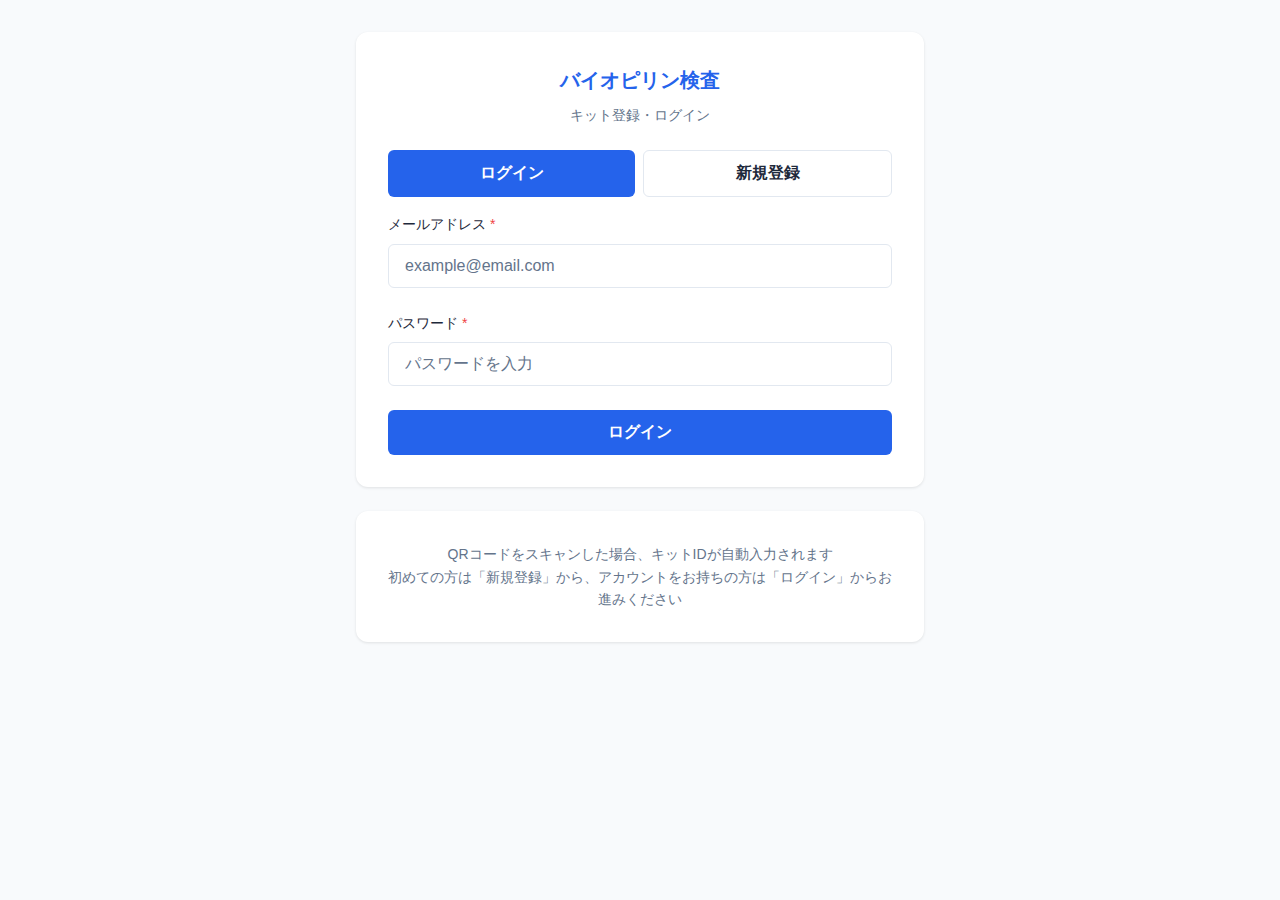
<file: index.html>
<!DOCTYPE html>
<html lang="ja">
<head>
    <meta charset="UTF-8">
    <meta name="viewport" content="width=device-width, initial-scale=1.0">
    <title>バイオピリン検査 - エントリー・ログイン</title>
    <link rel="stylesheet" href="style.css">
</head>
<body>
    <div class="container">
        <div class="card">
            <div class="card-header text-center">
                <h1 class="logo mb-2">バイオピリン検査</h1>
                <p class="card-description">キット登録・ログイン</p>
            </div>

            <!-- アラート表示エリア -->
            <div id="alertArea"></div>

            <!-- キットID表示 -->
            <div id="kitIdDisplay" class="kit-id-display hidden">
                <div class="kit-id-label">キットID</div>
                <div class="kit-id-value" id="kitIdValue">-</div>
            </div>

            <!-- ログイン/新規登録タブ -->
            <div class="tab-buttons mb-4">
                <button class="btn btn-primary" id="loginTab" onclick="switchTab('login')">ログイン</button>
                <button class="btn btn-secondary" id="registerTab" onclick="switchTab('register')">新規登録</button>
            </div>

            <!-- ログインフォーム -->
            <form id="loginForm" class="hidden">
                <div class="form-group">
                    <label class="form-label" for="loginEmail">
                        メールアドレス<span class="required">*</span>
                    </label>
                    <input
                        type="email"
                        id="loginEmail"
                        class="form-input"
                        placeholder="example@email.com"
                        required
                    >
                </div>

                <div class="form-group">
                    <label class="form-label" for="loginPassword">
                        パスワード<span class="required">*</span>
                    </label>
                    <input
                        type="password"
                        id="loginPassword"
                        class="form-input"
                        placeholder="パスワードを入力"
                        required
                    >
                </div>

                <button type="submit" class="btn btn-primary btn-full">
                    ログイン
                </button>
            </form>

            <!-- 新規登録フォーム -->
            <form id="registerForm">
                <div class="form-group">
                    <label class="form-label" for="kitId">
                        キットID<span class="required">*</span>
                    </label>
                    <input
                        type="text"
                        id="kitId"
                        class="form-input"
                        placeholder="KIT-XXXX-XXXX"
                        required
                    >
                    <div class="form-help">QRコードから自動入力されます</div>
                </div>

                <div class="form-group">
                    <label class="form-label" for="registerEmail">
                        メールアドレス<span class="required">*</span>
                    </label>
                    <input
                        type="email"
                        id="registerEmail"
                        class="form-input"
                        placeholder="example@email.com"
                        required
                    >
                </div>

                <div class="form-group">
                    <label class="form-label" for="registerPassword">
                        パスワード<span class="required">*</span>
                    </label>
                    <input
                        type="password"
                        id="registerPassword"
                        class="form-input"
                        placeholder="8文字以上のパスワード"
                        minlength="8"
                        required
                    >
                    <div class="form-help">8文字以上で設定してください</div>
                </div>

                <div class="form-group">
                    <label class="form-label" for="registerPasswordConfirm">
                        パスワード（確認）<span class="required">*</span>
                    </label>
                    <input
                        type="password"
                        id="registerPasswordConfirm"
                        class="form-input"
                        placeholder="もう一度パスワードを入力"
                        minlength="8"
                        required
                    >
                </div>

                <button type="submit" class="btn btn-primary btn-full">
                    アカウント登録してエントリー
                </button>
            </form>
        </div>

        <div class="card">
            <p class="text-sm text-center" style="color: var(--text-secondary);">
                QRコードをスキャンした場合、キットIDが自動入力されます<br>
                初めての方は「新規登録」から、アカウントをお持ちの方は「ログイン」からお進みください
            </p>
        </div>
    </div>

    <script>
        // URLパラメータからキットIDを取得
        const urlParams = new URLSearchParams(window.location.search);
        const kitIdFromUrl = urlParams.get('kitId');

        // ページ読み込み時の処理
        window.addEventListener('DOMContentLoaded', () => {
            if (kitIdFromUrl) {
                document.getElementById('kitId').value = kitIdFromUrl;
                document.getElementById('kitIdValue').textContent = kitIdFromUrl;
                document.getElementById('kitIdDisplay').classList.remove('hidden');
                switchTab('register');
            } else {
                switchTab('login');
            }
        });

        // タブ切り替え
        function switchTab(tab) {
            const loginTab = document.getElementById('loginTab');
            const registerTab = document.getElementById('registerTab');
            const loginForm = document.getElementById('loginForm');
            const registerForm = document.getElementById('registerForm');

            if (tab === 'login') {
                loginTab.classList.remove('btn-secondary');
                loginTab.classList.add('btn-primary');
                registerTab.classList.remove('btn-primary');
                registerTab.classList.add('btn-secondary');
                loginForm.classList.remove('hidden');
                registerForm.classList.add('hidden');
            } else {
                registerTab.classList.remove('btn-secondary');
                registerTab.classList.add('btn-primary');
                loginTab.classList.remove('btn-primary');
                loginTab.classList.add('btn-secondary');
                registerForm.classList.remove('hidden');
                loginForm.classList.add('hidden');
            }
        }

        // アラート表示関数
        function showAlert(message, type = 'info') {
            const alertArea = document.getElementById('alertArea');
            alertArea.innerHTML = `
                <div class="alert alert-${type}">
                    ${message}
                </div>
            `;
            setTimeout(() => {
                alertArea.innerHTML = '';
            }, 5000);
        }

        // ログインフォーム送信
        document.getElementById('loginForm').addEventListener('submit', async (e) => {
            e.preventDefault();

            const email = document.getElementById('loginEmail').value;
            const password = document.getElementById('loginPassword').value;

            try {
                // ここにGoogle Apps Script Web Appへのリクエストを実装
                const response = await fetch('https://script.google.com/macros/s/AKfycbzNgBKrP724KjBDmNgIXkRDdCLUz_-xByolyaIj2qGQ-mRqv1eLqZLNVX1ijmN2Mots/exec', {
                    method: 'POST',
                    headers: {
                        'Content-Type': 'application/json',
                    },
                    body: JSON.stringify({
                        action: 'login',
                        email: email,
                        password: password
                    })
                });

                const result = await response.json();

                if (result.success) {
                    // ログイン成功
                    sessionStorage.setItem('userEmail', email);
                    sessionStorage.setItem('kitId', result.kitId);
                    showAlert('ログインしました', 'success');

                    // マイページへリダイレクト
                    setTimeout(() => {
                        window.location.href = 'mypage.html';
                    }, 1000);
                } else {
                    showAlert(result.message || 'ログインに失敗しました', 'error');
                }
            } catch (error) {
                console.error('Error:', error);
                showAlert('通信エラーが発生しました', 'error');
            }
        });

        // 新規登録フォーム送信
        document.getElementById('registerForm').addEventListener('submit', async (e) => {
            e.preventDefault();

            const kitId = document.getElementById('kitId').value;
            const email = document.getElementById('registerEmail').value;
            const password = document.getElementById('registerPassword').value;
            const passwordConfirm = document.getElementById('registerPasswordConfirm').value;

            // パスワード確認
            if (password !== passwordConfirm) {
                showAlert('パスワードが一致しません', 'error');
                return;
            }

            try {
                // ここにGoogle Apps Script Web Appへのリクエストを実装
                const response = await fetch('https://script.google.com/macros/s/AKfycbzNgBKrP724KjBDmNgIXkRDdCLUz_-xByolyaIj2qGQ-mRqv1eLqZLNVX1ijmN2Mots/exec', {
                    method: 'POST',
                    headers: {
                        'Content-Type': 'application/json',
                    },
                    body: JSON.stringify({
                        action: 'register',
                        kitId: kitId,
                        email: email,
                        password: password
                    })
                });

                const result = await response.json();

                if (result.success) {
                    // 登録成功
                    sessionStorage.setItem('userEmail', email);
                    sessionStorage.setItem('kitId', kitId);
                    showAlert('登録が完了しました。申込フォームへ進みます', 'success');

                    // 申込フォームへリダイレクト
                    setTimeout(() => {
                        window.location.href = 'form.html';
                    }, 1500);
                } else {
                    showAlert(result.message || '登録に失敗しました', 'error');
                }
            } catch (error) {
                console.error('Error:', error);
                showAlert('通信エラーが発生しました', 'error');
            }
        });
    </script>

    <style>
        .tab-buttons {
            display: flex;
            gap: 0.5rem;
        }

        .tab-buttons .btn {
            flex: 1;
        }
    </style>
</body>
</html>
</file>
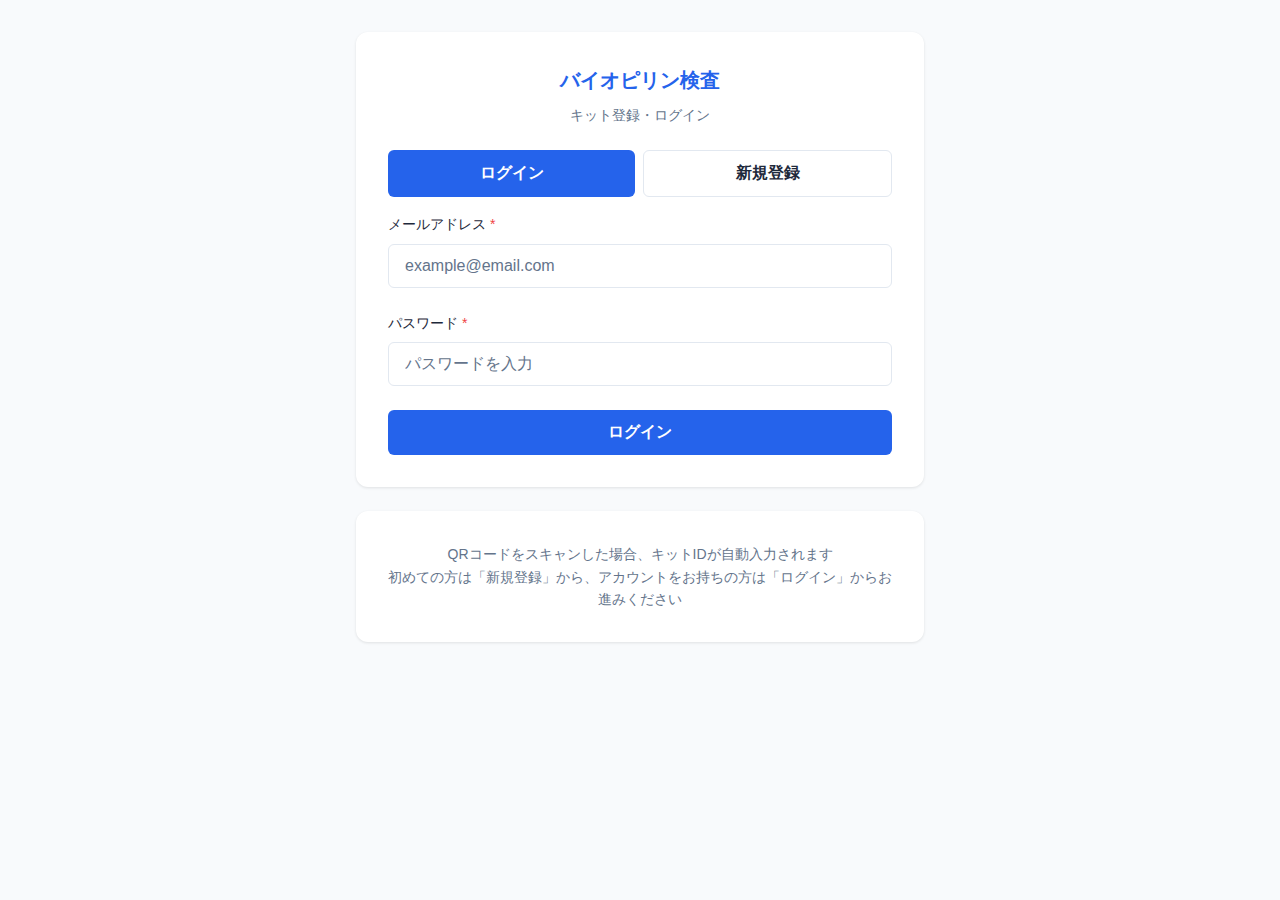
<file: complete.html>
<!DOCTYPE html>
<html lang="ja">
<head>
    <meta charset="UTF-8">
    <meta name="viewport" content="width=device-width, initial-scale=1.0">
    <title>バイオピリン検査 - 申込完了</title>
    <link rel="stylesheet" href="style.css">
</head>
<body>
    <div class="header">
        <div class="header-content">
            <div class="logo">バイオピリン検査</div>
            <button class="logout-btn" onclick="logout()">ログアウト</button>
        </div>
    </div>

    <div class="container">
        <div class="card text-center">
            <!-- 成功アイコン -->
            <div class="success-icon">
                ✓
            </div>

            <h1 class="card-title">お申し込みありがとうございます</h1>
            <p class="card-description mb-4">
                検査キットの申込が完了しました。<br>
                確認メールをお送りしましたので、ご確認ください。
            </p>

            <!-- キットID表示 -->
            <div class="kit-id-display">
                <div class="kit-id-label">キットID</div>
                <div class="kit-id-value" id="kitIdValue">-</div>
            </div>
        </div>

        <div class="card">
            <h2 style="font-size: 1.125rem; font-weight: 600; margin-bottom: 1rem;">
                今後の流れ
            </h2>

            <div style="position: relative; padding-left: 2rem;">
                <!-- タイムライン線 -->
                <div style="position: absolute; left: 0.5rem; top: 0; bottom: 0; width: 2px; background: var(--border-color);"></div>

                <!-- ステップ1 -->
                <div style="position: relative; margin-bottom: 2rem;">
                    <div style="position: absolute; left: -1.5rem; top: 0; width: 1.5rem; height: 1.5rem; background: var(--success-color); border-radius: 50%; display: flex; align-items: center; justify-content: center; color: white; font-weight: bold; font-size: 0.75rem;">
                        1
                    </div>
                    <div style="padding-top: 0.125rem;">
                        <h3 style="font-weight: 600; font-size: 1rem; margin-bottom: 0.25rem;">
                            申込完了メールの受信
                        </h3>
                        <p style="font-size: 0.875rem; color: var(--text-secondary);">
                            ご登録のメールアドレスに申込完了メールをお送りします。<br>
                            メールが届かない場合は、迷惑メールフォルダをご確認ください。
                        </p>
                    </div>
                </div>

                <!-- ステップ2 -->
                <div style="position: relative; margin-bottom: 2rem;">
                    <div style="position: absolute; left: -1.5rem; top: 0; width: 1.5rem; height: 1.5rem; background: var(--primary-color); border-radius: 50%; display: flex; align-items: center; justify-content: center; color: white; font-weight: bold; font-size: 0.75rem;">
                        2
                    </div>
                    <div style="padding-top: 0.125rem;">
                        <h3 style="font-weight: 600; font-size: 1rem; margin-bottom: 0.25rem;">
                            検査キットの発送
                        </h3>
                        <p style="font-size: 0.875rem; color: var(--text-secondary);">
                            <strong>3〜5営業日以内</strong>にご登録の住所へ検査キットを発送いたします。<br>
                            発送完了時に追跡番号をメールでお知らせします。
                        </p>
                    </div>
                </div>

                <!-- ステップ3 -->
                <div style="position: relative; margin-bottom: 2rem;">
                    <div style="position: absolute; left: -1.5rem; top: 0; width: 1.5rem; height: 1.5rem; background: var(--primary-color); border-radius: 50%; display: flex; align-items: center; justify-content: center; color: white; font-weight: bold; font-size: 0.75rem;">
                        3
                    </div>
                    <div style="padding-top: 0.125rem;">
                        <h3 style="font-weight: 600; font-size: 1rem; margin-bottom: 0.25rem;">
                            検体の採取・返送
                        </h3>
                        <p style="font-size: 0.875rem; color: var(--text-secondary);">
                            キットに同梱の説明書に従って検体を採取し、返送用封筒でご返送ください。<br>
                            ご不明な点がございましたら、サポートまでお問い合わせください。
                        </p>
                    </div>
                </div>

                <!-- ステップ4 -->
                <div style="position: relative;">
                    <div style="position: absolute; left: -1.5rem; top: 0; width: 1.5rem; height: 1.5rem; background: var(--primary-color); border-radius: 50%; display: flex; align-items: center; justify-content: center; color: white; font-weight: bold; font-size: 0.75rem;">
                        4
                    </div>
                    <div style="padding-top: 0.125rem;">
                        <h3 style="font-weight: 600; font-size: 1rem; margin-bottom: 0.25rem;">
                            検査結果の通知
                        </h3>
                        <p style="font-size: 0.875rem; color: var(--text-secondary);">
                            検体到着後、<strong>2〜3週間程度</strong>で検査が完了します。<br>
                            結果が出次第、マイページからご確認いただけます。メールでもお知らせします。
                        </p>
                    </div>
                </div>
            </div>
        </div>

        <div class="card">
            <h2 style="font-size: 1.125rem; font-weight: 600; margin-bottom: 1rem;">
                重要なお知らせ
            </h2>

            <div class="alert alert-info">
                <strong>メールをご確認ください</strong><br>
                <span id="userEmail">-</span> 宛に詳細な手順をお送りしています。
            </div>

            <ul style="list-style: none; padding: 0; margin-top: 1rem;">
                <li style="padding: 0.5rem 0; border-bottom: 1px solid var(--border-color); font-size: 0.875rem;">
                    ✓ キット発送までに住所変更がある場合は、お早めにご連絡ください
                </li>
                <li style="padding: 0.5rem 0; border-bottom: 1px solid var(--border-color); font-size: 0.875rem;">
                    ✓ 検体は採取後、できるだけ早くご返送ください
                </li>
                <li style="padding: 0.5rem 0; font-size: 0.875rem;">
                    ✓ 検査結果はマイページからいつでもご確認いただけます
                </li>
            </ul>
        </div>

        <div class="btn-group">
            <a href="mypage.html" class="btn btn-primary" style="flex: 1;">
                マイページへ
            </a>
            <button onclick="logout()" class="btn btn-secondary" style="flex: 1;">
                ログアウト
            </button>
        </div>
    </div>

    <script>
        // セッション確認
        const userEmail = sessionStorage.getItem('userEmail');
        const kitId = sessionStorage.getItem('kitId');

        if (!userEmail || !kitId) {
            alert('セッションが切れました。再度ログインしてください。');
            window.location.href = 'index.html';
        }

        // ページ読み込み時の処理
        window.addEventListener('DOMContentLoaded', () => {
            document.getElementById('kitIdValue').textContent = kitId;
            document.getElementById('userEmail').textContent = userEmail;
        });

        // ログアウト
        function logout() {
            sessionStorage.clear();
            window.location.href = 'index.html';
        }
    </script>
</body>
</html>
</file>
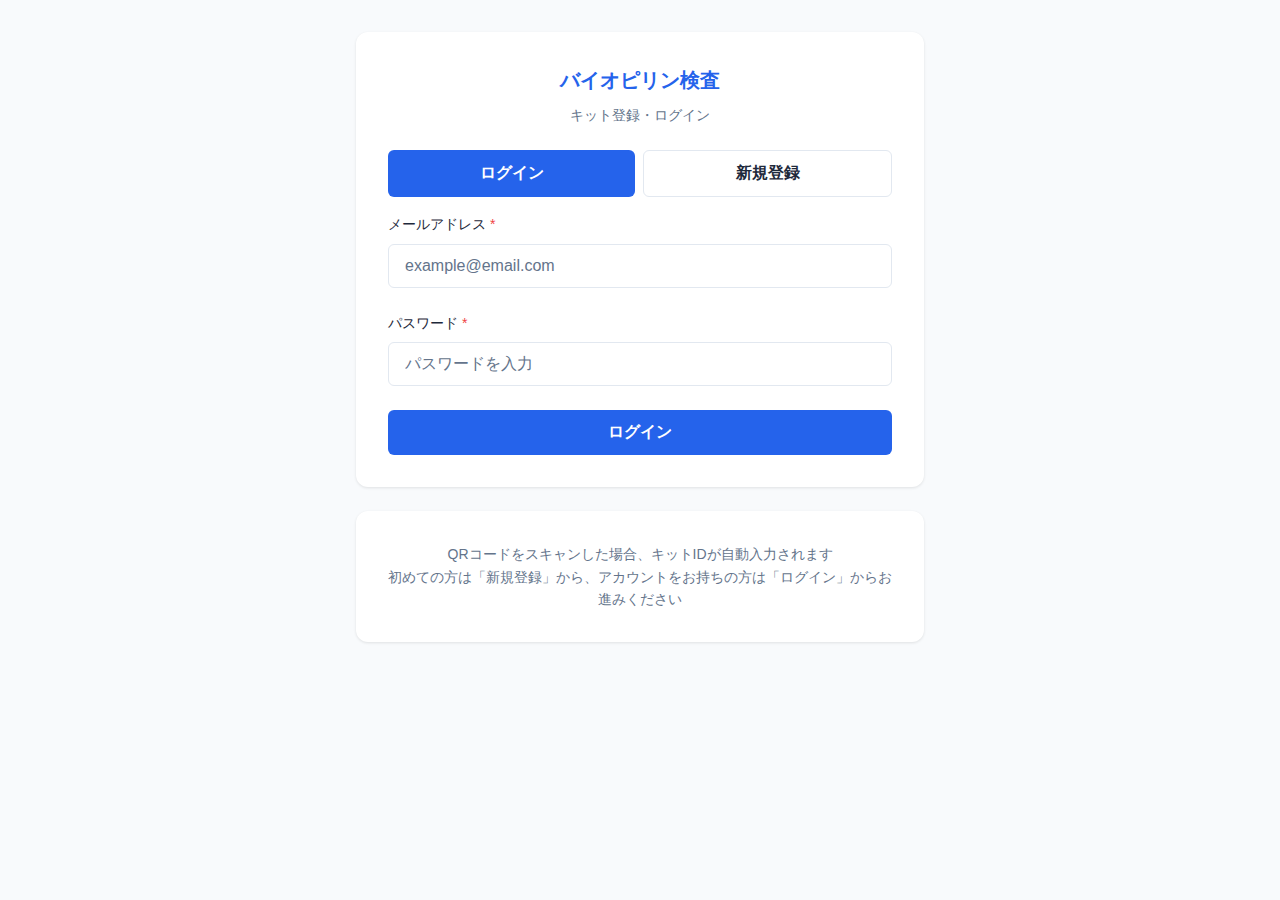
<file: form.html>
<!DOCTYPE html>
<html lang="ja">
<head>
    <meta charset="UTF-8">
    <meta name="viewport" content="width=device-width, initial-scale=1.0">
    <title>バイオピリン検査 - 申込フォーム</title>
    <link rel="stylesheet" href="style.css">
</head>
<body>
    <div class="header">
        <div class="header-content">
            <div class="logo">バイオピリン検査</div>
            <button class="logout-btn" onclick="logout()">ログアウト</button>
        </div>
    </div>

    <div class="container">
        <!-- キットID表示 -->
        <div class="kit-id-display">
            <div class="kit-id-label">キットID</div>
            <div class="kit-id-value" id="kitIdValue">-</div>
        </div>

        <div class="card">
            <div class="card-header">
                <h1 class="card-title">申込情報入力</h1>
                <p class="card-description">検査キットをお送りするための情報をご入力ください</p>
            </div>

            <!-- アラート表示エリア -->
            <div id="alertArea"></div>

            <form id="applicationForm">
                <div class="form-group">
                    <label class="form-label" for="fullName">
                        お名前<span class="required">*</span>
                    </label>
                    <input
                        type="text"
                        id="fullName"
                        class="form-input"
                        placeholder="山田 太郎"
                        required
                    >
                </div>

                <div class="form-group">
                    <label class="form-label" for="postalCode">
                        郵便番号<span class="required">*</span>
                    </label>
                    <input
                        type="text"
                        id="postalCode"
                        class="form-input"
                        placeholder="123-4567"
                        pattern="\d{3}-?\d{4}"
                        required
                    >
                    <div class="form-help">ハイフンあり・なしどちらでも可</div>
                </div>

                <div class="form-group">
                    <label class="form-label" for="address">
                        住所<span class="required">*</span>
                    </label>
                    <input
                        type="text"
                        id="address"
                        class="form-input"
                        placeholder="東京都渋谷区〇〇 1-2-3"
                        required
                    >
                    <div class="form-help">都道府県から建物名・部屋番号までご入力ください</div>
                </div>

                <div class="form-group">
                    <label class="form-label" for="email">
                        メールアドレス<span class="required">*</span>
                    </label>
                    <input
                        type="email"
                        id="email"
                        class="form-input"
                        placeholder="example@email.com"
                        required
                        readonly
                    >
                    <div class="form-help">登録時のメールアドレスが自動入力されます</div>
                </div>

                <div class="form-group">
                    <label class="form-label" for="phone">
                        電話番号<span class="required">*</span>
                    </label>
                    <input
                        type="tel"
                        id="phone"
                        class="form-input"
                        placeholder="090-1234-5678"
                        pattern="[0-9]{2,4}-?[0-9]{2,4}-?[0-9]{3,4}"
                        required
                    >
                    <div class="form-help">ハイフンあり・なしどちらでも可</div>
                </div>

                <!-- 利用規約 -->
                <div class="card" style="background: var(--bg-color); margin-bottom: 1.5rem;">
                    <h3 style="font-size: 1rem; margin-bottom: 1rem;">利用規約</h3>
                    <div style="max-height: 200px; overflow-y: auto; padding: 1rem; background: white; border-radius: 6px; font-size: 0.875rem; line-height: 1.8;">
                        <p style="margin-bottom: 1rem;"><strong>第1条（適用）</strong></p>
                        <p style="margin-bottom: 1rem;">
                            本規約は、当社が提供するバイオピリン検査サービス（以下「本サービス」といいます）の利用に関する条件を定めるものです。
                        </p>

                        <p style="margin-bottom: 1rem;"><strong>第2条（個人情報の取扱い）</strong></p>
                        <p style="margin-bottom: 1rem;">
                            当社は、お客様からご提供いただいた個人情報を、検査キットの発送、検査結果の通知、お問い合わせ対応の目的で利用いたします。
                        </p>

                        <p style="margin-bottom: 1rem;"><strong>第3条（検査について）</strong></p>
                        <p style="margin-bottom: 1rem;">
                            検査結果は医療行為ではなく、参考情報としてご利用ください。気になる症状がある場合は、医療機関にご相談ください。
                        </p>

                        <p style="margin-bottom: 1rem;"><strong>第4条（禁止事項）</strong></p>
                        <p style="margin-bottom: 1rem;">
                            ・虚偽の情報を登録すること<br>
                            ・他人のアカウントを不正に利用すること<br>
                            ・本サービスの運営を妨げる行為
                        </p>

                        <p style="margin-bottom: 1rem;"><strong>第5条（免責事項）</strong></p>
                        <p>
                            当社は、本サービスの内容変更、中断、終了によって生じたいかなる損害についても、一切の責任を負いません。
                        </p>
                    </div>
                </div>

                <div class="checkbox-group">
                    <input
                        type="checkbox"
                        id="agreeTerms"
                        class="checkbox-input"
                        required
                    >
                    <label for="agreeTerms" class="checkbox-label">
                        上記の<a href="#" onclick="return false;">利用規約</a>および<a href="#" onclick="return false;">個人情報保護方針</a>に同意します<span class="required">*</span>
                    </label>
                </div>

                <button type="submit" class="btn btn-primary btn-full" id="submitBtn">
                    申し込む
                </button>
            </form>
        </div>
    </div>

    <script>
        // セッション確認
        const userEmail = sessionStorage.getItem('userEmail');
        const kitId = sessionStorage.getItem('kitId');

        if (!userEmail || !kitId) {
            alert('セッションが切れました。再度ログインしてください。');
            window.location.href = 'index.html';
        }

        // ページ読み込み時の処理
        window.addEventListener('DOMContentLoaded', () => {
            document.getElementById('kitIdValue').textContent = kitId;
            document.getElementById('email').value = userEmail;
        });

        // ログアウト
        function logout() {
            sessionStorage.clear();
            window.location.href = 'index.html';
        }

        // アラート表示関数
        function showAlert(message, type = 'info') {
            const alertArea = document.getElementById('alertArea');
            alertArea.innerHTML = `
                <div class="alert alert-${type}">
                    ${message}
                </div>
            `;

            // 自動で消す
            setTimeout(() => {
                alertArea.innerHTML = '';
            }, 5000);
        }

        // フォーム送信
        document.getElementById('applicationForm').addEventListener('submit', async (e) => {
            e.preventDefault();

            const submitBtn = document.getElementById('submitBtn');
            submitBtn.disabled = true;
            submitBtn.textContent = '送信中...';

            const formData = {
                action: 'submitApplication',
                kitId: kitId,
                fullName: document.getElementById('fullName').value,
                postalCode: document.getElementById('postalCode').value,
                address: document.getElementById('address').value,
                email: document.getElementById('email').value,
                phone: document.getElementById('phone').value,
                agreedToTerms: document.getElementById('agreeTerms').checked
            };

            try {
                // ここにGoogle Apps Script Web Appへのリクエストを実装
                const response = await fetch('https://script.google.com/macros/s/AKfycbzNgBKrP724KjBDmNgIXkRDdCLUz_-xByolyaIj2qGQ-mRqv1eLqZLNVX1ijmN2Mots/exec', {
                    method: 'POST',
                    headers: {
                        'Content-Type': 'application/json',
                    },
                    body: JSON.stringify(formData)
                });

                const result = await response.json();

                if (result.success) {
                    // 完了画面へリダイレクト
                    window.location.href = 'complete.html';
                } else {
                    showAlert(result.message || '申し込みに失敗しました', 'error');
                    submitBtn.disabled = false;
                    submitBtn.textContent = '申し込む';
                }
            } catch (error) {
                console.error('Error:', error);
                showAlert('通信エラーが発生しました', 'error');
                submitBtn.disabled = false;
                submitBtn.textContent = '申し込む';
            }
        });
    </script>
</body>
</html>
</file>
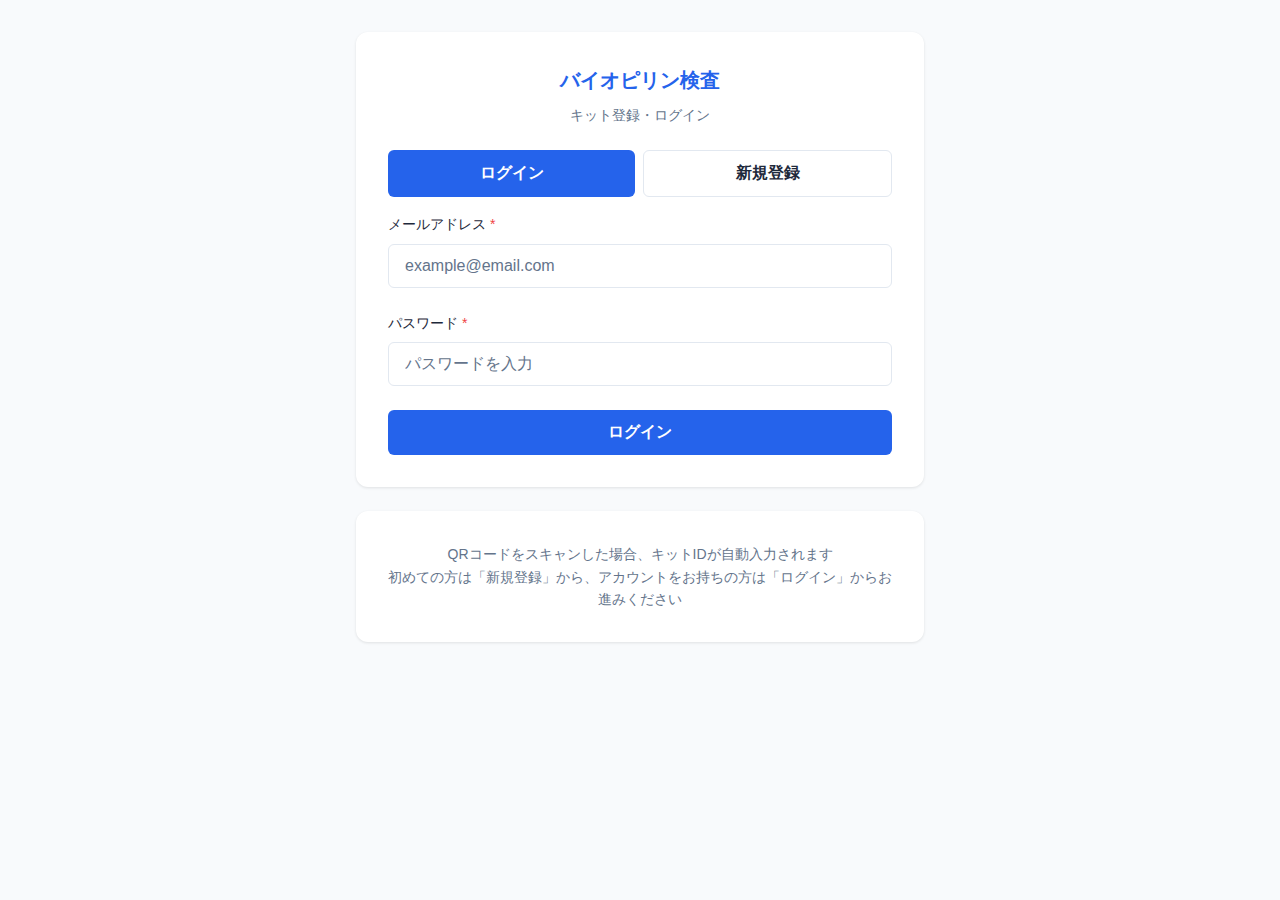
<file: mypage.html>
<!DOCTYPE html>
<html lang="ja">
<head>
    <meta charset="UTF-8">
    <meta name="viewport" content="width=device-width, initial-scale=1.0">
    <title>バイオピリン検査 - マイページ</title>
    <link rel="stylesheet" href="style.css">
</head>
<body>
    <div class="header">
        <div class="header-content">
            <div class="logo">バイオピリン検査</div>
            <button class="logout-btn" onclick="logout()">ログアウト</button>
        </div>
    </div>

    <div class="container">
        <!-- ユーザー情報 -->
        <div class="card">
            <div class="card-header">
                <h1 class="card-title">マイページ</h1>
                <p class="card-description">検査状況と結果をご確認いただけます</p>
            </div>

            <!-- キットID表示 -->
            <div class="kit-id-display">
                <div class="kit-id-label">キットID</div>
                <div class="kit-id-value" id="kitIdValue">-</div>
            </div>

            <ul class="info-list">
                <li class="info-list-item">
                    <span class="info-label">登録メールアドレス</span>
                    <span class="info-value" id="userEmail">-</span>
                </li>
            </ul>
        </div>

        <!-- ローディング表示 -->
        <div id="loadingArea" class="card loading">
            <div class="spinner"></div>
            <p class="text-sm text-center">読み込み中...</p>
        </div>

        <!-- 検査状況 -->
        <div id="statusArea" class="card hidden">
            <h2 style="font-size: 1.125rem; font-weight: 600; margin-bottom: 1rem;">
                検査状況
            </h2>

            <div id="statusContent"></div>
        </div>

        <!-- 検査結果 -->
        <div id="resultArea" class="card hidden">
            <h2 style="font-size: 1.125rem; font-weight: 600; margin-bottom: 1rem;">
                検査結果
            </h2>

            <div id="resultContent"></div>
        </div>

        <!-- 申込情報がない場合 -->
        <div id="noDataArea" class="card hidden">
            <div class="alert alert-warning">
                まだ申込情報が登録されていません。<br>
                検査キットの申込を行ってください。
            </div>

            <a href="form.html" class="btn btn-primary btn-full mt-4">
                申込フォームへ
            </a>
        </div>
    </div>

    <script>
        // セッション確認
        const userEmail = sessionStorage.getItem('userEmail');
        const kitId = sessionStorage.getItem('kitId');

        if (!userEmail || !kitId) {
            alert('セッションが切れました。再度ログインしてください。');
            window.location.href = 'index.html';
        }

        // ページ読み込み時の処理
        window.addEventListener('DOMContentLoaded', () => {
            document.getElementById('kitIdValue').textContent = kitId;
            document.getElementById('userEmail').textContent = userEmail;

            // データ読み込み
            loadUserData();
        });

        // ログアウト
        function logout() {
            sessionStorage.clear();
            window.location.href = 'index.html';
        }

        // ユーザーデータ読み込み
        async function loadUserData() {
            try {
                // ここにGoogle Apps Script Web Appへのリクエストを実装
                const response = await fetch('https://script.google.com/macros/s/AKfycbzNgBKrP724KjBDmNgIXkRDdCLUz_-xByolyaIj2qGQ-mRqv1eLqZLNVX1ijmN2Mots/exec', {
                    method: 'POST',
                    headers: {
                        'Content-Type': 'application/json',
                    },
                    body: JSON.stringify({
                        action: 'getUserData',
                        kitId: kitId,
                        email: userEmail
                    })
                });

                const result = await response.json();

                document.getElementById('loadingArea').classList.add('hidden');

                if (result.success) {
                    const data = result.data;

                    if (!data.applicationData) {
                        // 申込情報なし
                        document.getElementById('noDataArea').classList.remove('hidden');
                    } else {
                        // 検査状況表示
                        displayStatus(data.applicationData);

                        // 検査結果があれば表示
                        if (data.resultData) {
                            displayResult(data.resultData);
                        }
                    }
                } else {
                    document.getElementById('noDataArea').classList.remove('hidden');
                }
            } catch (error) {
                console.error('Error:', error);
                document.getElementById('loadingArea').classList.add('hidden');
                document.getElementById('noDataArea').classList.remove('hidden');
            }
        }

        // 検査状況表示
        function displayStatus(data) {
            const statusArea = document.getElementById('statusArea');
            const statusContent = document.getElementById('statusContent');

            let statusText = '申込受付済み';
            let statusClass = 'status-pending';

            if (data.status === '検体受領') {
                statusText = '検査中';
                statusClass = 'status-processing';
            } else if (data.status === '検査完了') {
                statusText = '検査完了';
                statusClass = 'status-completed';
            }

            statusContent.innerHTML = `
                <div style="display: flex; justify-content: space-between; align-items: center; margin-bottom: 1.5rem;">
                    <span style="font-weight: 600;">現在のステータス</span>
                    <span class="status-badge ${statusClass}">${statusText}</span>
                </div>

                <ul class="info-list">
                    <li class="info-list-item">
                        <span class="info-label">お名前</span>
                        <span class="info-value">${data.fullName || '-'}</span>
                    </li>
                    <li class="info-list-item">
                        <span class="info-label">住所</span>
                        <span class="info-value">${data.address || '-'}</span>
                    </li>
                    <li class="info-list-item">
                        <span class="info-label">電話番号</span>
                        <span class="info-value">${data.phone || '-'}</span>
                    </li>
                    <li class="info-list-item">
                        <span class="info-label">申込日時</span>
                        <span class="info-value">${data.applicationDate || '-'}</span>
                    </li>
                </ul>

                ${data.status !== '検査完了' ? `
                    <div class="alert alert-info" style="margin-top: 1.5rem;">
                        <strong>お待ちください</strong><br>
                        検査結果が出次第、メールとマイページでお知らせします。
                    </div>
                ` : ''}
            `;

            statusArea.classList.remove('hidden');
        }

        // 検査結果表示
        function displayResult(data) {
            const resultArea = document.getElementById('resultArea');
            const resultContent = document.getElementById('resultContent');

            resultContent.innerHTML = `
                <div class="alert alert-success" style="margin-bottom: 1.5rem;">
                    検査が完了しました。以下の結果をご確認ください。
                </div>

                <div class="result-card">
                    <div class="result-header">
                        <div class="result-title">バイオピリン検査結果</div>
                        <div class="result-date">${data.testDate || '-'}</div>
                    </div>

                    <div class="result-content">
                        ${generateResultItems(data)}
                    </div>
                </div>

                <div class="alert alert-info" style="margin-top: 1.5rem;">
                    <strong>結果についてのご注意</strong><br>
                    この検査結果は医療行為ではなく、参考情報としてご利用ください。<br>
                    気になる症状がある場合は、医療機関にご相談ください。
                </div>

                <button onclick="window.print()" class="btn btn-secondary btn-full" style="margin-top: 1rem;">
                    結果を印刷
                </button>
            `;

            resultArea.classList.remove('hidden');
        }

        // 検査結果項目生成
        function generateResultItems(data) {
            // 実際の検査項目に応じて調整してください
            const items = [
                { label: '総合評価', value: data.overall || '-' },
                { label: '項目1', value: data.item1 || '-' },
                { label: '項目2', value: data.item2 || '-' },
                { label: '項目3', value: data.item3 || '-' },
                { label: 'コメント', value: data.comment || '-' }
            ];

            return items.map(item => `
                <div class="result-item">
                    <span class="result-label">${item.label}</span>
                    <span class="result-value">${item.value}</span>
                </div>
            `).join('');
        }
    </script>

    <style>
        @media print {
            .header,
            .logout-btn,
            .btn,
            #statusArea {
                display: none;
            }

            .card {
                box-shadow: none;
                border: 1px solid #ccc;
            }
        }
    </style>
</body>
</html>
</file>
<file: style.css>
/* =================================
   バイオピリン検査システム - 共通CSS
   ================================= */

:root {
    --primary-color: #2563eb;
    --primary-dark: #1e40af;
    --primary-light: #3b82f6;
    --success-color: #10b981;
    --danger-color: #ef4444;
    --warning-color: #f59e0b;
    --bg-color: #f8fafc;
    --text-primary: #1e293b;
    --text-secondary: #64748b;
    --border-color: #e2e8f0;
    --shadow: 0 1px 3px 0 rgb(0 0 0 / 0.1);
    --shadow-lg: 0 10px 15px -3px rgb(0 0 0 / 0.1);
}

* {
    margin: 0;
    padding: 0;
    box-sizing: border-box;
}

body {
    font-family: -apple-system, BlinkMacSystemFont, 'Segoe UI', 'Hiragino Sans', 'Hiragino Kaku Gothic ProN', Meiryo, sans-serif;
    background-color: var(--bg-color);
    color: var(--text-primary);
    line-height: 1.6;
    min-height: 100vh;
}

/* Container */
.container {
    max-width: 600px;
    margin: 0 auto;
    padding: 2rem 1rem;
}

/* Header */
.header {
    background: white;
    border-bottom: 1px solid var(--border-color);
    padding: 1rem 0;
    margin-bottom: 2rem;
}

.header-content {
    max-width: 600px;
    margin: 0 auto;
    padding: 0 1rem;
    display: flex;
    align-items: center;
    justify-content: space-between;
}

.logo {
    font-size: 1.25rem;
    font-weight: 700;
    color: var(--primary-color);
}

.logout-btn {
    background: transparent;
    border: 1px solid var(--border-color);
    padding: 0.5rem 1rem;
    border-radius: 6px;
    cursor: pointer;
    font-size: 0.875rem;
    color: var(--text-secondary);
    transition: all 0.2s;
}

.logout-btn:hover {
    background: var(--bg-color);
    border-color: var(--text-secondary);
}

/* Card */
.card {
    background: white;
    border-radius: 12px;
    box-shadow: var(--shadow);
    padding: 2rem;
    margin-bottom: 1.5rem;
}

.card-header {
    margin-bottom: 1.5rem;
}

.card-title {
    font-size: 1.5rem;
    font-weight: 700;
    color: var(--text-primary);
    margin-bottom: 0.5rem;
}

.card-description {
    color: var(--text-secondary);
    font-size: 0.875rem;
}

/* Form Elements */
.form-group {
    margin-bottom: 1.5rem;
}

.form-label {
    display: block;
    margin-bottom: 0.5rem;
    font-weight: 500;
    color: var(--text-primary);
    font-size: 0.875rem;
}

.form-label .required {
    color: var(--danger-color);
    margin-left: 0.25rem;
}

.form-input,
.form-textarea {
    width: 100%;
    padding: 0.75rem 1rem;
    border: 1px solid var(--border-color);
    border-radius: 6px;
    font-size: 1rem;
    transition: all 0.2s;
    font-family: inherit;
}

.form-input:focus,
.form-textarea:focus {
    outline: none;
    border-color: var(--primary-color);
    box-shadow: 0 0 0 3px rgba(37, 99, 235, 0.1);
}

.form-textarea {
    resize: vertical;
    min-height: 100px;
}

.form-input::placeholder,
.form-textarea::placeholder {
    color: var(--text-secondary);
}

.form-help {
    font-size: 0.75rem;
    color: var(--text-secondary);
    margin-top: 0.25rem;
}

/* Checkbox */
.checkbox-group {
    display: flex;
    align-items: flex-start;
    gap: 0.75rem;
    margin-bottom: 1.5rem;
}

.checkbox-input {
    width: 1.25rem;
    height: 1.25rem;
    cursor: pointer;
    margin-top: 0.125rem;
    flex-shrink: 0;
}

.checkbox-label {
    font-size: 0.875rem;
    color: var(--text-primary);
    cursor: pointer;
}

.checkbox-label a {
    color: var(--primary-color);
    text-decoration: underline;
}

/* Buttons */
.btn {
    display: inline-block;
    padding: 0.75rem 1.5rem;
    border: none;
    border-radius: 6px;
    font-size: 1rem;
    font-weight: 600;
    cursor: pointer;
    transition: all 0.2s;
    text-align: center;
    text-decoration: none;
}

.btn:disabled {
    opacity: 0.5;
    cursor: not-allowed;
}

.btn-primary {
    background: var(--primary-color);
    color: white;
}

.btn-primary:hover:not(:disabled) {
    background: var(--primary-dark);
}

.btn-secondary {
    background: white;
    color: var(--text-primary);
    border: 1px solid var(--border-color);
}

.btn-secondary:hover:not(:disabled) {
    background: var(--bg-color);
}

.btn-full {
    width: 100%;
}

.btn-group {
    display: flex;
    gap: 1rem;
    margin-top: 1.5rem;
}

/* Alert */
.alert {
    padding: 1rem;
    border-radius: 6px;
    margin-bottom: 1.5rem;
    font-size: 0.875rem;
}

.alert-success {
    background: #d1fae5;
    color: #065f46;
    border: 1px solid #6ee7b7;
}

.alert-error {
    background: #fee2e2;
    color: #991b1b;
    border: 1px solid #fca5a5;
}

.alert-warning {
    background: #fef3c7;
    color: #92400e;
    border: 1px solid #fcd34d;
}

.alert-info {
    background: #dbeafe;
    color: #1e40af;
    border: 1px solid #93c5fd;
}

/* Loading */
.loading {
    text-align: center;
    padding: 2rem;
}

.spinner {
    border: 3px solid var(--border-color);
    border-top: 3px solid var(--primary-color);
    border-radius: 50%;
    width: 40px;
    height: 40px;
    animation: spin 1s linear infinite;
    margin: 0 auto 1rem;
}

@keyframes spin {
    0% { transform: rotate(0deg); }
    100% { transform: rotate(360deg); }
}

/* Kit ID Display */
.kit-id-display {
    background: var(--bg-color);
    border: 2px solid var(--primary-color);
    border-radius: 8px;
    padding: 1rem;
    text-align: center;
    margin-bottom: 1.5rem;
}

.kit-id-label {
    font-size: 0.75rem;
    color: var(--text-secondary);
    text-transform: uppercase;
    letter-spacing: 0.05em;
    margin-bottom: 0.25rem;
}

.kit-id-value {
    font-size: 1.5rem;
    font-weight: 700;
    color: var(--primary-color);
    font-family: 'Courier New', monospace;
}

/* Status Badge */
.status-badge {
    display: inline-block;
    padding: 0.25rem 0.75rem;
    border-radius: 9999px;
    font-size: 0.75rem;
    font-weight: 600;
}

.status-pending {
    background: #fef3c7;
    color: #92400e;
}

.status-processing {
    background: #dbeafe;
    color: #1e40af;
}

.status-completed {
    background: #d1fae5;
    color: #065f46;
}

/* Info List */
.info-list {
    list-style: none;
    border-top: 1px solid var(--border-color);
}

.info-list-item {
    display: flex;
    justify-content: space-between;
    padding: 1rem 0;
    border-bottom: 1px solid var(--border-color);
}

.info-label {
    color: var(--text-secondary);
    font-size: 0.875rem;
}

.info-value {
    font-weight: 500;
    color: var(--text-primary);
    text-align: right;
}

/* Success Icon */
.success-icon {
    width: 80px;
    height: 80px;
    margin: 0 auto 1.5rem;
    background: var(--success-color);
    border-radius: 50%;
    display: flex;
    align-items: center;
    justify-content: center;
    color: white;
    font-size: 2.5rem;
}

/* Result Card */
.result-card {
    background: white;
    border: 1px solid var(--border-color);
    border-radius: 8px;
    padding: 1.5rem;
    margin-bottom: 1rem;
}

.result-header {
    display: flex;
    justify-content: space-between;
    align-items: center;
    margin-bottom: 1rem;
    padding-bottom: 1rem;
    border-bottom: 1px solid var(--border-color);
}

.result-title {
    font-size: 1.125rem;
    font-weight: 600;
    color: var(--text-primary);
}

.result-date {
    font-size: 0.75rem;
    color: var(--text-secondary);
}

.result-content {
    line-height: 1.8;
}

.result-item {
    display: flex;
    justify-content: space-between;
    padding: 0.75rem 0;
    border-bottom: 1px solid var(--border-color);
}

.result-item:last-child {
    border-bottom: none;
}

.result-label {
    color: var(--text-secondary);
    font-size: 0.875rem;
}

.result-value {
    font-weight: 600;
    color: var(--text-primary);
}

/* Responsive */
@media (max-width: 640px) {
    .container {
        padding: 1rem 0.75rem;
    }

    .card {
        padding: 1.5rem;
    }

    .card-title {
        font-size: 1.25rem;
    }

    .btn-group {
        flex-direction: column;
    }

    .info-list-item {
        flex-direction: column;
        gap: 0.25rem;
    }

    .info-value {
        text-align: left;
    }
}

/* Utility Classes */
.text-center {
    text-align: center;
}

.text-sm {
    font-size: 0.875rem;
}

.text-xs {
    font-size: 0.75rem;
}

.mb-2 {
    margin-bottom: 0.5rem;
}

.mb-4 {
    margin-bottom: 1rem;
}

.mt-4 {
    margin-top: 1rem;
}

.hidden {
    display: none;
}
</file>
